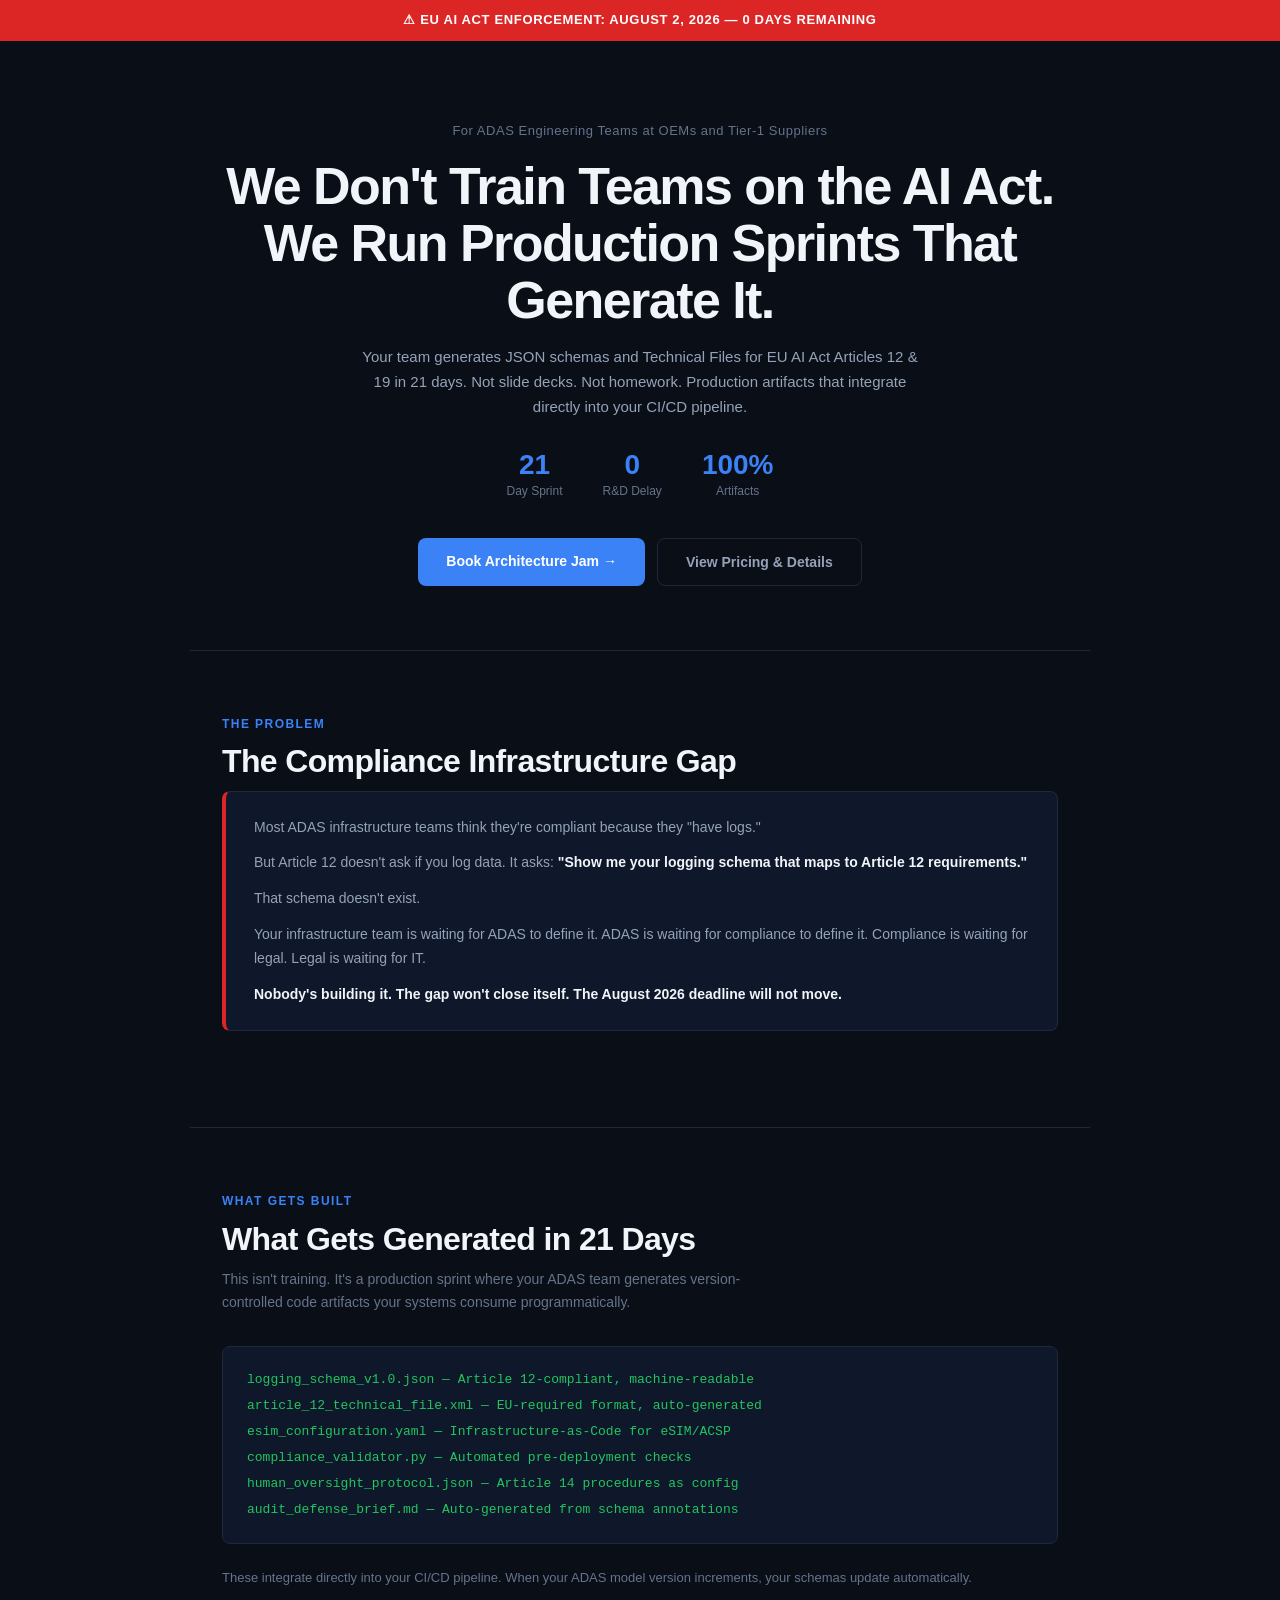
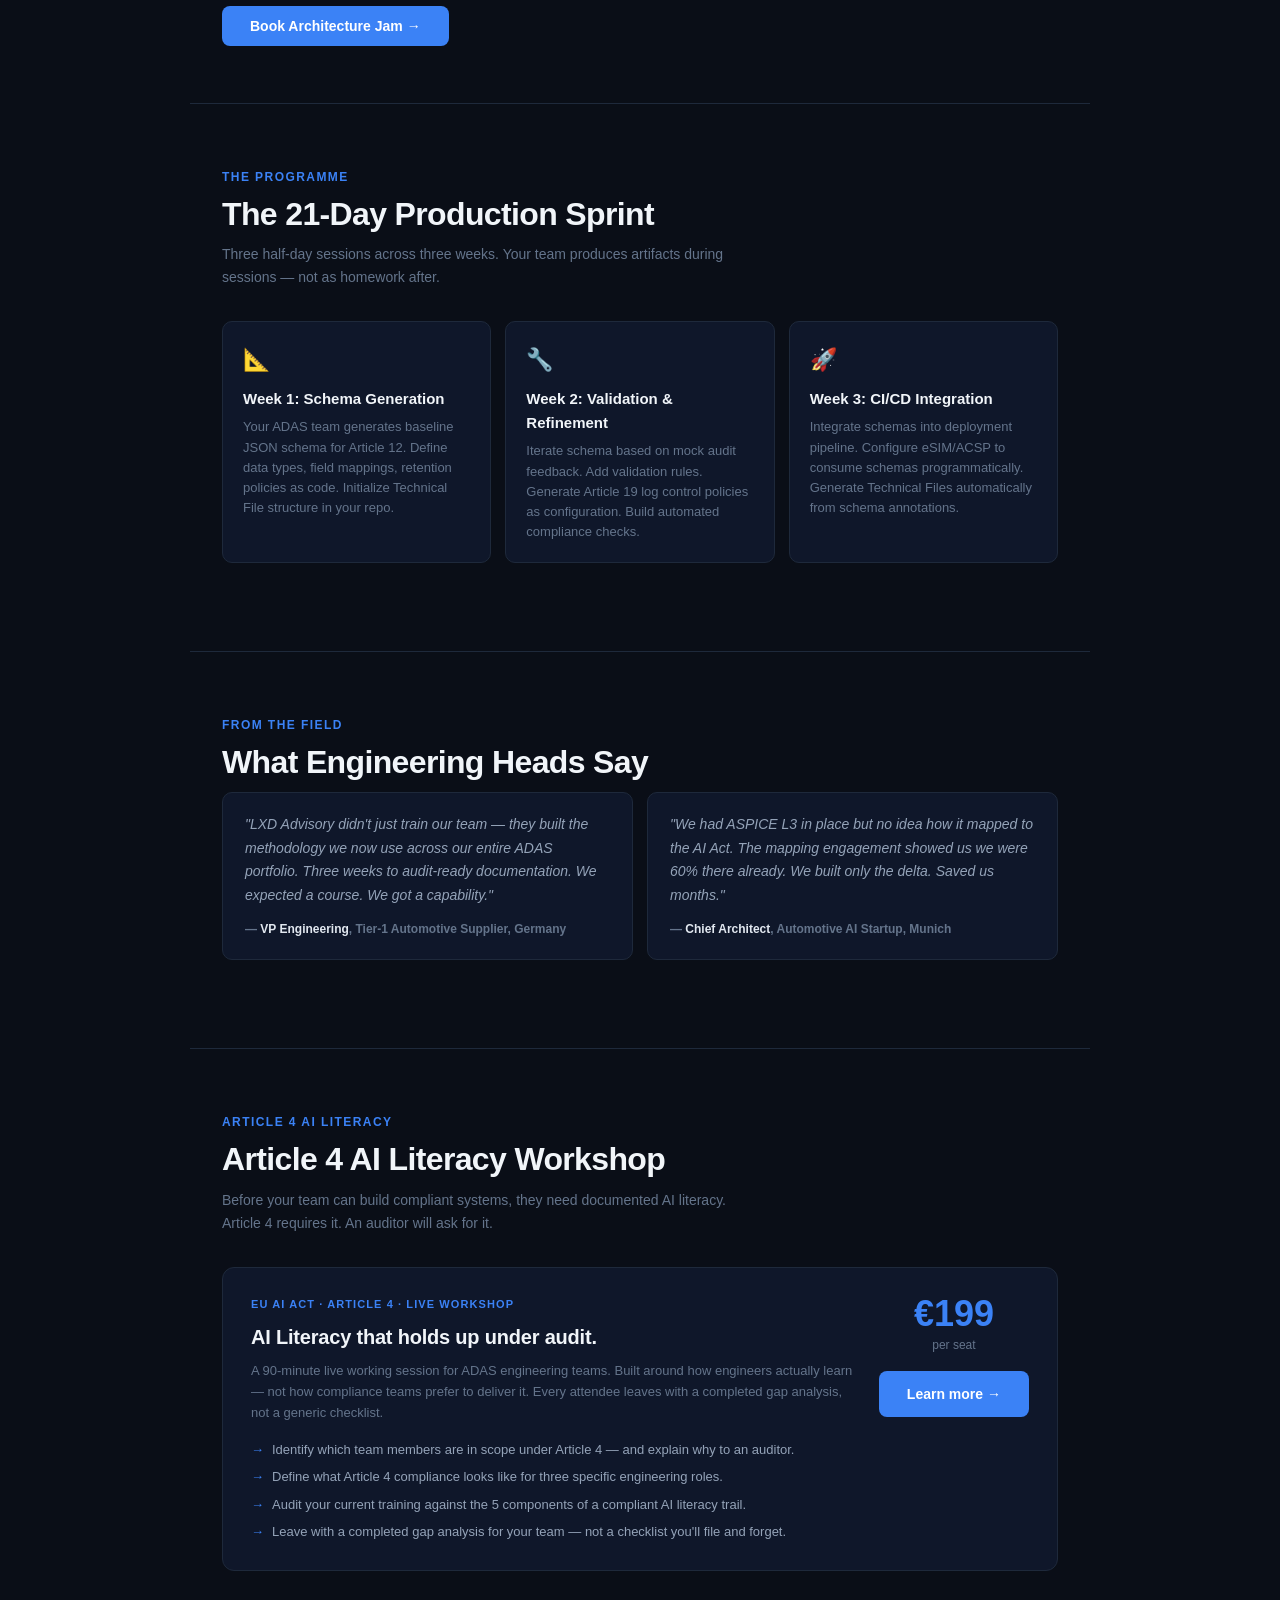
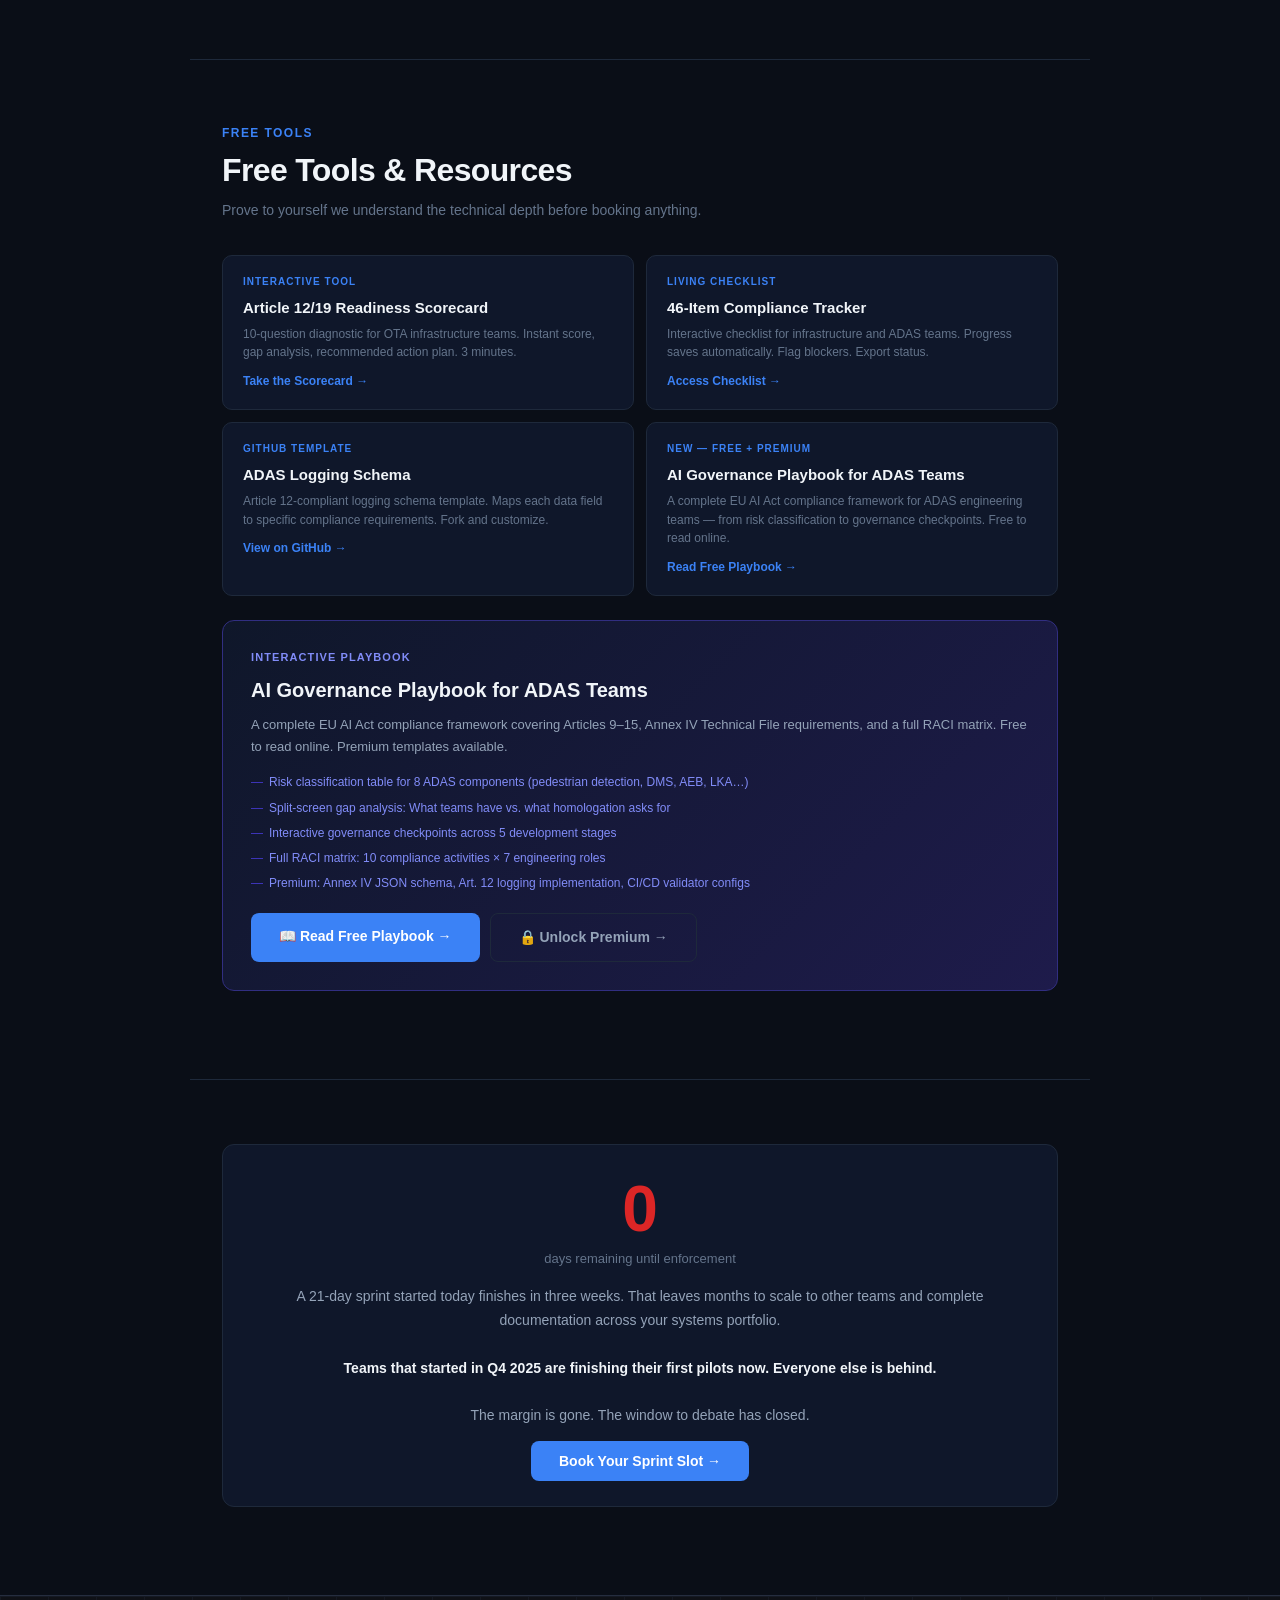
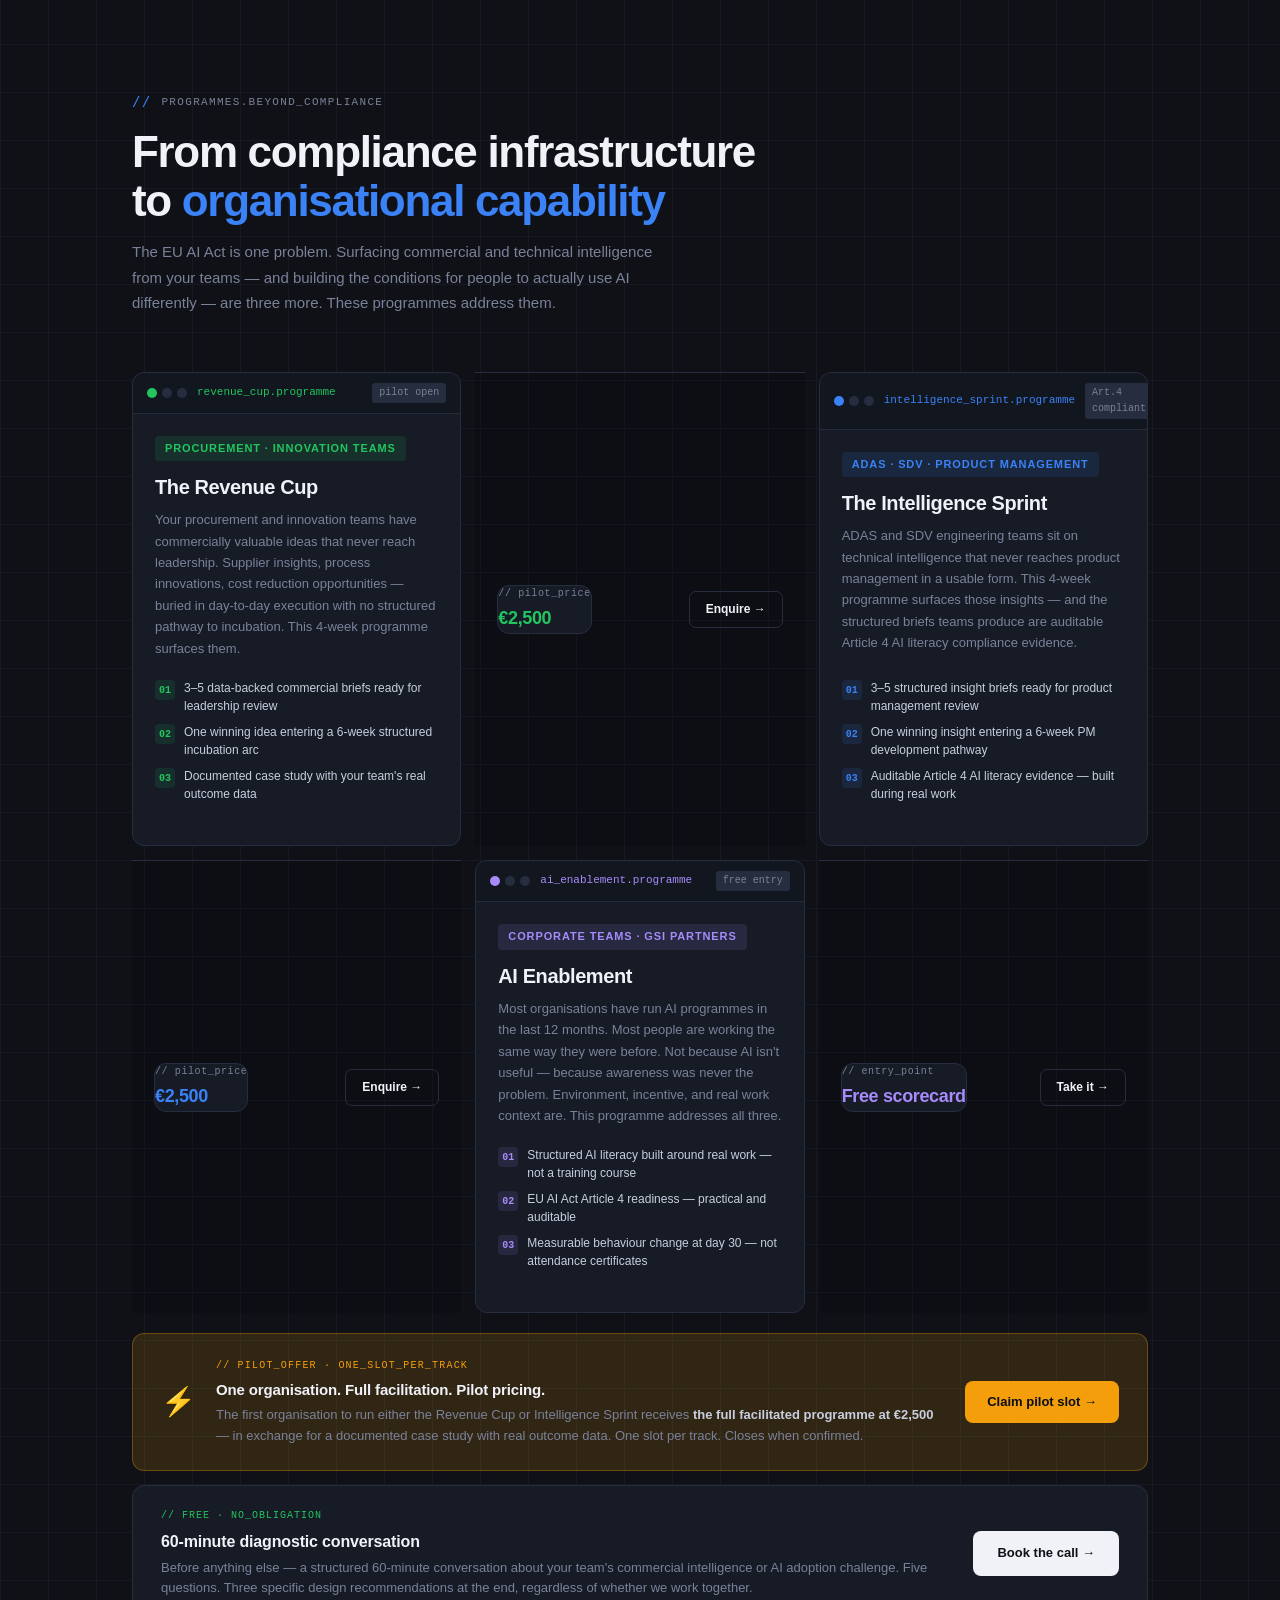
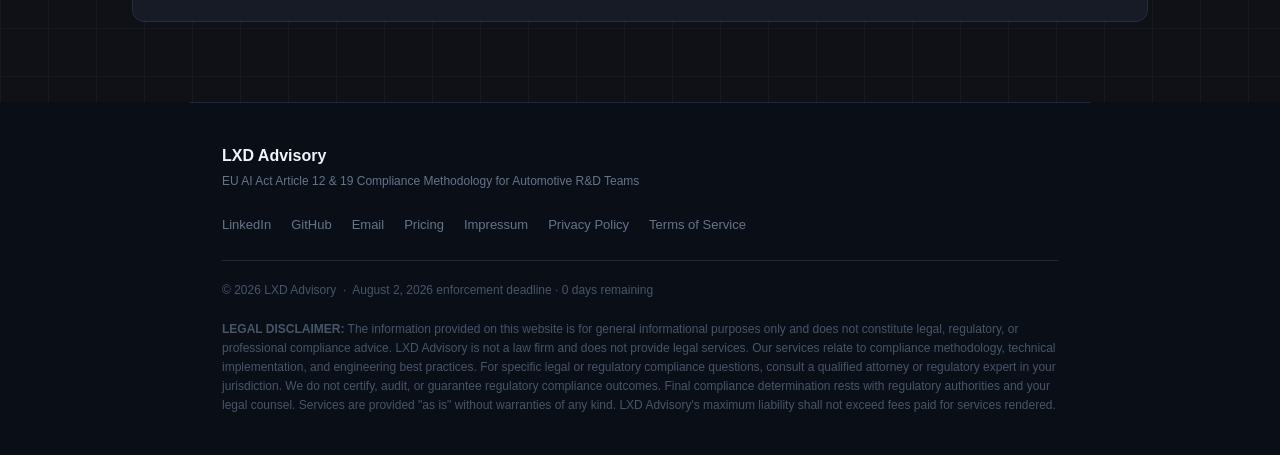
<file: index.html>
<!DOCTYPE html>
<html lang="en">
<head>
<meta charset="UTF-8">
<meta name="viewport" content="width=device-width, initial-scale=1.0">
<title>LXD Advisory — EU AI Act Article 12/19 Compliance Production Sprints</title>
<style>
/* ── EXISTING SITE STYLES — DO NOT TOUCH ── */
*, *::before, *::after { box-sizing: border-box; margin: 0; padding: 0; }

body {
  font-family: -apple-system, BlinkMacSystemFont, 'Segoe UI', 'Helvetica Neue', Arial, sans-serif;
  background: #0a0e17;
  color: #e2e8f0;
  line-height: 1.6;
}

.countdown-banner {
  background: #dc2626;
  color: white;
  text-align: center;
  padding: 10px 20px;
  font-size: 13px;
  font-weight: 700;
  letter-spacing: 0.05em;
}

.hero {
  max-width: 900px;
  margin: 0 auto;
  padding: 80px 32px 64px;
  text-align: center;
}

.hero-eyebrow {
  font-size: 13px;
  color: #64748b;
  margin-bottom: 16px;
  letter-spacing: 0.04em;
}

.hero h1 {
  font-size: clamp(28px, 5vw, 52px);
  font-weight: 800;
  letter-spacing: -0.03em;
  color: #f1f5f9;
  line-height: 1.1;
  margin-bottom: 16px;
}

.hero-sub {
  font-size: 15px;
  color: #94a3b8;
  max-width: 560px;
  margin: 0 auto 32px;
  line-height: 1.65;
}

.hero-stats {
  display: flex;
  justify-content: center;
  gap: 40px;
  margin-bottom: 36px;
  flex-wrap: wrap;
}

.hero-stat-num { font-size: 28px; font-weight: 800; color: #3b82f6; line-height: 1; }
.hero-stat-label { font-size: 12px; color: #64748b; margin-top: 3px; }

.hero-btns {
  display: flex;
  gap: 12px;
  justify-content: center;
  flex-wrap: wrap;
}

.btn-primary {
  background: #3b82f6;
  color: white;
  padding: 12px 28px;
  border-radius: 8px;
  font-size: 14px;
  font-weight: 700;
  text-decoration: none;
  transition: background 0.15s;
}
.btn-primary:hover { background: #2563eb; }

.btn-secondary {
  background: transparent;
  color: #94a3b8;
  padding: 12px 28px;
  border-radius: 8px;
  font-size: 14px;
  font-weight: 600;
  text-decoration: none;
  border: 1px solid #1e293b;
  transition: all 0.15s;
}
.btn-secondary:hover { border-color: #3b82f6; color: #e2e8f0; }

/* sections */
.site-section {
  max-width: 900px;
  margin: 0 auto;
  padding: 64px 32px;
  border-top: 1px solid #1e293b;
}

.section-label {
  font-size: 12px;
  font-weight: 700;
  letter-spacing: 0.12em;
  text-transform: uppercase;
  color: #3b82f6;
  margin-bottom: 8px;
}

.section-h2 {
  font-size: clamp(22px, 3vw, 32px);
  font-weight: 700;
  letter-spacing: -0.02em;
  color: #f1f5f9;
  margin-bottom: 10px;
  line-height: 1.2;
}

.section-intro {
  font-size: 14px;
  color: #64748b;
  margin-bottom: 32px;
  max-width: 540px;
  line-height: 1.65;
}

/* compliance gap */
.gap-callout {
  background: #0f172a;
  border: 1px solid #1e293b;
  border-left: 4px solid #dc2626;
  border-radius: 8px;
  padding: 24px 28px;
  margin-bottom: 32px;
}

.gap-callout p {
  font-size: 14px;
  color: #94a3b8;
  line-height: 1.7;
  margin-bottom: 12px;
}

.gap-callout p:last-child { margin-bottom: 0; }

.gap-callout strong { color: #f1f5f9; }

/* artifact list */
.artifact-list {
  background: #0f172a;
  border: 1px solid #1e293b;
  border-radius: 8px;
  padding: 20px 24px;
  margin-bottom: 24px;
  font-family: 'SF Mono', 'Fira Code', monospace;
  font-size: 13px;
  color: #22c55e;
  line-height: 2;
}

/* sprint weeks */
.sprint-weeks {
  display: grid;
  grid-template-columns: repeat(3, 1fr);
  gap: 14px;
  margin-bottom: 24px;
}

.sprint-week {
  background: #0f172a;
  border: 1px solid #1e293b;
  border-radius: 10px;
  padding: 20px;
}

.sprint-week-icon { font-size: 22px; margin-bottom: 10px; }
.sprint-week-title { font-size: 15px; font-weight: 700; color: #f1f5f9; margin-bottom: 6px; }
.sprint-week-desc { font-size: 13px; color: #64748b; line-height: 1.55; }

/* testimonials */
.testimonials {
  display: grid;
  grid-template-columns: 1fr 1fr;
  gap: 14px;
  margin-bottom: 24px;
}

.testimonial {
  background: #0f172a;
  border: 1px solid #1e293b;
  border-radius: 10px;
  padding: 20px 22px;
}

.testimonial-text {
  font-size: 14px;
  color: #94a3b8;
  line-height: 1.7;
  font-style: italic;
  margin-bottom: 12px;
}

.testimonial-author {
  font-size: 12px;
  font-weight: 700;
  color: #64748b;
}

.testimonial-author strong { color: #e2e8f0; }

/* workshop */
.workshop-card {
  background: #0f172a;
  border: 1px solid #1e293b;
  border-radius: 12px;
  padding: 28px;
  display: grid;
  grid-template-columns: 1fr auto;
  gap: 24px;
  align-items: start;
  margin-bottom: 24px;
}

.workshop-tag {
  font-size: 11px;
  font-weight: 700;
  letter-spacing: 0.1em;
  text-transform: uppercase;
  color: #3b82f6;
  margin-bottom: 8px;
}

.workshop-title {
  font-size: 20px;
  font-weight: 700;
  color: #f1f5f9;
  margin-bottom: 8px;
  letter-spacing: -0.01em;
}

.workshop-desc {
  font-size: 13px;
  color: #64748b;
  line-height: 1.6;
  margin-bottom: 16px;
}

.workshop-items {
  display: flex;
  flex-direction: column;
  gap: 8px;
}

.workshop-item {
  font-size: 13px;
  color: #94a3b8;
  display: flex;
  gap: 8px;
  align-items: flex-start;
  line-height: 1.5;
}

.workshop-item::before { content: '→'; color: #3b82f6; flex-shrink: 0; font-weight: 700; }

.workshop-price-block { text-align: center; flex-shrink: 0; }
.workshop-price { font-size: 36px; font-weight: 800; color: #3b82f6; line-height: 1; }
.workshop-price-label { font-size: 12px; color: #64748b; margin-top: 4px; margin-bottom: 16px; }

/* tools grid */
.tools-grid {
  display: grid;
  grid-template-columns: repeat(2, 1fr);
  gap: 12px;
  margin-bottom: 24px;
}

.tool-card {
  background: #0f172a;
  border: 1px solid #1e293b;
  border-radius: 10px;
  padding: 18px 20px;
  text-decoration: none;
  transition: border-color 0.15s;
}

.tool-card:hover { border-color: #3b82f6; }

.tool-tag {
  font-size: 10px;
  font-weight: 700;
  letter-spacing: 0.1em;
  text-transform: uppercase;
  color: #3b82f6;
  margin-bottom: 6px;
}

.tool-title {
  font-size: 15px;
  font-weight: 700;
  color: #f1f5f9;
  margin-bottom: 5px;
}

.tool-desc {
  font-size: 12px;
  color: #64748b;
  line-height: 1.55;
  margin-bottom: 10px;
}

.tool-link {
  font-size: 12px;
  font-weight: 600;
  color: #3b82f6;
}

/* playbook */
.playbook-card {
  background: linear-gradient(135deg, #0f172a 0%, #1e1b4b 100%);
  border: 1px solid #312e81;
  border-radius: 12px;
  padding: 28px;
  margin-bottom: 24px;
}

.playbook-tag {
  font-size: 11px;
  font-weight: 700;
  letter-spacing: 0.1em;
  text-transform: uppercase;
  color: #818cf8;
  margin-bottom: 8px;
}

.playbook-title {
  font-size: 20px;
  font-weight: 700;
  color: #f1f5f9;
  margin-bottom: 8px;
}

.playbook-desc {
  font-size: 13px;
  color: #94a3b8;
  line-height: 1.65;
  margin-bottom: 16px;
}

.playbook-items {
  display: flex;
  flex-direction: column;
  gap: 6px;
  margin-bottom: 20px;
}

.playbook-item {
  font-size: 12px;
  color: #818cf8;
  display: flex;
  gap: 6px;
}

.playbook-item::before { content: '—'; color: #4338ca; flex-shrink: 0; }

.playbook-btns { display: flex; gap: 10px; flex-wrap: wrap; }

/* closing CTA */
.closing-cta {
  background: #0f172a;
  border: 1px solid #1e293b;
  border-radius: 12px;
  padding: 32px;
  text-align: center;
  margin-bottom: 24px;
}

.closing-cta-days { font-size: 64px; font-weight: 800; color: #dc2626; line-height: 1; margin-bottom: 8px; }
.closing-cta-label { font-size: 13px; color: #64748b; margin-bottom: 16px; }
.closing-cta-text { font-size: 14px; color: #94a3b8; line-height: 1.7; margin-bottom: 20px; }
.closing-cta-text strong { color: #f1f5f9; }

/* ── NEW PROGRAMMES SECTION CSS ── */
.lxd-prg {
  --bg: #0F1117;
  --surface: #161B26;
  --ink: #F0F2F8;
  --ink-mid: #C8CEDE;
  --muted: #7A8299;
  --rule: #252D3F;
  --green: #22C55E;
  --green-dim: rgba(34,197,94,0.12);
  --green-glow: rgba(34,197,94,0.06);
  --blue: #3B82F6;
  --blue-dim: rgba(59,130,246,0.12);
  --blue-glow: rgba(59,130,246,0.06);
  --purple: #A78BFA;
  --purple-dim: rgba(167,139,250,0.12);
  --purple-glow: rgba(167,139,250,0.06);
  --amber: #F59E0B;
  --amber-dim: rgba(245,158,11,0.15);
}

.lxd-prg {
  background: var(--bg);
  padding: 96px 0 80px;
  border-top: 1px solid var(--rule);
  position: relative;
  overflow: hidden;
}

.lxd-prg::before {
  content: '';
  position: absolute;
  inset: 0;
  background-image: linear-gradient(var(--rule) 1px, transparent 1px), linear-gradient(90deg, var(--rule) 1px, transparent 1px);
  background-size: 48px 48px;
  opacity: 0.3;
  pointer-events: none;
}

.lxd-prg-inner {
  max-width: 1080px;
  margin: 0 auto;
  padding: 0 32px;
  position: relative;
  z-index: 1;
}

.lxd-prg-head { margin-bottom: 56px; }

.lxd-prg-kicker {
  font-family: 'SF Mono', 'Fira Code', 'Cascadia Code', monospace;
  font-size: 11px;
  font-weight: 500;
  letter-spacing: 0.12em;
  text-transform: uppercase;
  color: var(--muted);
  margin-bottom: 14px;
  display: flex;
  align-items: center;
  gap: 10px;
}

.lxd-prg-kicker::before { content: '//'; color: var(--blue); font-size: 14px; }

.lxd-prg-h2 {
  font-size: clamp(28px, 4vw, 44px);
  font-weight: 700;
  letter-spacing: -0.03em;
  color: var(--ink);
  line-height: 1.1;
  margin-bottom: 14px;
}

.lxd-prg-h2 span { color: var(--blue); }

.lxd-prg-sub {
  font-size: 15px;
  color: var(--muted);
  line-height: 1.7;
  max-width: 540px;
}

.lxd-prg-grid {
  display: grid;
  grid-template-columns: repeat(3, 1fr);
  gap: 14px;
  margin-bottom: 20px;
}

.lxd-card {
  background: var(--surface);
  border: 1px solid var(--rule);
  border-radius: 12px;
  overflow: hidden;
  display: flex;
  flex-direction: column;
  text-decoration: none;
  color: inherit;
  transition: border-color 0.2s, transform 0.2s, box-shadow 0.2s;
  position: relative;
}

.lxd-card::after {
  content: '';
  position: absolute;
  inset: 0;
  border-radius: 12px;
  opacity: 0;
  transition: opacity 0.2s;
  pointer-events: none;
}

.lxd-card--green::after  { background: var(--green-glow); }
.lxd-card--blue::after   { background: var(--blue-glow); }
.lxd-card--purple::after { background: var(--purple-glow); }

.lxd-card:hover { transform: translateY(-3px); box-shadow: 0 12px 40px rgba(0,0,0,0.4); }
.lxd-card--green:hover  { border-color: var(--green); }
.lxd-card--blue:hover   { border-color: var(--blue); }
.lxd-card--purple:hover { border-color: var(--purple); }
.lxd-card:hover::after  { opacity: 1; }

.lxd-card-terminal {
  padding: 10px 14px;
  border-bottom: 1px solid var(--rule);
  display: flex;
  align-items: center;
  gap: 10px;
  background: rgba(0,0,0,0.2);
  position: relative;
  z-index: 1;
}

.lxd-terminal-dots { display: flex; gap: 5px; flex-shrink: 0; }

.lxd-dot { width: 10px; height: 10px; border-radius: 50%; background: var(--rule); }

.lxd-card--green  .lxd-dot:first-child { background: var(--green); }
.lxd-card--blue   .lxd-dot:first-child { background: var(--blue); }
.lxd-card--purple .lxd-dot:first-child { background: var(--purple); }

.lxd-terminal-title {
  font-family: 'SF Mono', 'Fira Code', 'Cascadia Code', monospace;
  font-size: 11px;
  color: var(--muted);
  flex: 1;
}

.lxd-card--green  .lxd-terminal-title { color: var(--green); }
.lxd-card--blue   .lxd-terminal-title { color: var(--blue); }
.lxd-card--purple .lxd-terminal-title { color: var(--purple); }

.lxd-terminal-tag {
  font-family: 'SF Mono', 'Fira Code', 'Cascadia Code', monospace;
  font-size: 10px;
  color: var(--muted);
  background: var(--rule);
  padding: 2px 7px;
  border-radius: 3px;
}

.lxd-card-body {
  padding: 22px;
  flex: 1;
  display: flex;
  flex-direction: column;
  position: relative;
  z-index: 1;
}

.lxd-card-audience {
  font-size: 11px;
  font-weight: 600;
  letter-spacing: 0.08em;
  text-transform: uppercase;
  padding: 4px 10px;
  border-radius: 4px;
  display: inline-block;
  margin-bottom: 14px;
  align-self: flex-start;
}

.lxd-card--green  .lxd-card-audience { background: var(--green-dim);  color: var(--green); }
.lxd-card--blue   .lxd-card-audience { background: var(--blue-dim);   color: var(--blue); }
.lxd-card--purple .lxd-card-audience { background: var(--purple-dim); color: var(--purple); }

.lxd-card-title {
  font-size: 20px;
  font-weight: 700;
  color: var(--ink);
  letter-spacing: -0.02em;
  line-height: 1.2;
  margin-bottom: 10px;
}

.lxd-card-desc {
  font-size: 13px;
  color: var(--muted);
  line-height: 1.65;
  margin-bottom: 20px;
  flex: 1;
}

.lxd-outputs { display: flex; flex-direction: column; gap: 8px; margin-bottom: 20px; }

.lxd-output {
  display: flex;
  align-items: flex-start;
  gap: 9px;
  font-size: 12px;
  color: var(--ink-mid);
  line-height: 1.5;
}

.lxd-output-num {
  font-family: 'SF Mono', 'Fira Code', monospace;
  font-size: 10px;
  font-weight: 700;
  width: 20px;
  height: 20px;
  border-radius: 4px;
  display: flex;
  align-items: center;
  justify-content: center;
  flex-shrink: 0;
  margin-top: 1px;
}

.lxd-card--green  .lxd-output-num { background: var(--green-dim);  color: var(--green); }
.lxd-card--blue   .lxd-output-num { background: var(--blue-dim);   color: var(--blue); }
.lxd-card--purple .lxd-output-num { background: var(--purple-dim); color: var(--purple); }

.lxd-card-foot {
  padding: 14px 22px;
  border-top: 1px solid var(--rule);
  display: flex;
  justify-content: space-between;
  align-items: center;
  background: rgba(0,0,0,0.15);
  position: relative;
  z-index: 1;
}

.lxd-price-label {
  font-family: 'SF Mono', 'Fira Code', monospace;
  font-size: 10px;
  color: var(--muted);
  margin-bottom: 2px;
  letter-spacing: 0.06em;
}

.lxd-price-amount { font-size: 18px; font-weight: 700; letter-spacing: -0.02em; }
.lxd-card--green  .lxd-price-amount { color: var(--green); }
.lxd-card--blue   .lxd-price-amount { color: var(--blue); }
.lxd-card--purple .lxd-price-amount { color: var(--purple); }

.lxd-enquire {
  font-size: 12px;
  font-weight: 600;
  padding: 8px 16px;
  border-radius: 7px;
  border: 1px solid var(--rule);
  color: var(--ink);
  background: transparent;
  text-decoration: none;
  transition: all 0.15s;
  white-space: nowrap;
}

.lxd-card--green  .lxd-enquire:hover { border-color: var(--green);  color: var(--green); }
.lxd-card--blue   .lxd-enquire:hover { border-color: var(--blue);   color: var(--blue); }
.lxd-card--purple .lxd-enquire:hover { border-color: var(--purple); color: var(--purple); }

.lxd-pilot {
  background: var(--amber-dim);
  border: 1px solid rgba(245,158,11,0.3);
  border-radius: 12px;
  padding: 24px 28px;
  display: grid;
  grid-template-columns: auto 1fr auto;
  gap: 20px;
  align-items: center;
  margin-bottom: 14px;
  position: relative;
  z-index: 1;
}

.lxd-pilot-icon { font-size: 28px; flex-shrink: 0; }
.lxd-pilot-label { font-family: 'SF Mono','Fira Code',monospace; font-size: 10px; color: var(--amber); letter-spacing: 0.12em; text-transform: uppercase; margin-bottom: 4px; }
.lxd-pilot-title { font-size: 15px; font-weight: 700; color: var(--ink); margin-bottom: 3px; letter-spacing: -0.01em; }
.lxd-pilot-text { font-size: 13px; color: var(--muted); line-height: 1.55; }
.lxd-pilot-text strong { color: var(--ink-mid); font-weight: 600; }
.lxd-pilot-btn { font-size: 13px; font-weight: 700; color: #0A0E17; background: var(--amber); padding: 11px 22px; border-radius: 8px; text-decoration: none; white-space: nowrap; transition: background 0.15s; flex-shrink: 0; }
.lxd-pilot-btn:hover { background: #D97706; }

.lxd-diag {
  background: var(--surface);
  border: 1px solid var(--rule);
  border-radius: 12px;
  padding: 22px 28px;
  display: grid;
  grid-template-columns: 1fr auto;
  gap: 24px;
  align-items: center;
  position: relative;
  z-index: 1;
}

.lxd-diag-label { font-family: 'SF Mono','Fira Code',monospace; font-size: 10px; color: var(--green); letter-spacing: 0.1em; text-transform: uppercase; margin-bottom: 5px; }
.lxd-diag-title { font-size: 16px; font-weight: 700; color: var(--ink); margin-bottom: 4px; letter-spacing: -0.01em; }
.lxd-diag-text { font-size: 13px; color: var(--muted); line-height: 1.55; }
.lxd-diag-btn { font-size: 13px; font-weight: 700; color: #0F1117; background: var(--ink); padding: 12px 24px; border-radius: 8px; text-decoration: none; white-space: nowrap; transition: background 0.15s; flex-shrink: 0; }
.lxd-diag-btn:hover { background: #fff; }

/* ── FOOTER ── */
.site-footer {
  border-top: 1px solid #1e293b;
  padding: 40px 32px;
  max-width: 900px;
  margin: 0 auto;
}

.site-footer-top {
  display: flex;
  justify-content: space-between;
  align-items: flex-start;
  gap: 24px;
  margin-bottom: 24px;
  flex-wrap: wrap;
}

.footer-brand { font-size: 16px; font-weight: 700; color: #f1f5f9; margin-bottom: 4px; }
.footer-brand-sub { font-size: 12px; color: #64748b; }

.footer-links { display: flex; gap: 20px; flex-wrap: wrap; align-items: center; }
.footer-link { font-size: 13px; color: #64748b; text-decoration: none; transition: color 0.15s; }
.footer-link:hover { color: #e2e8f0; }

.footer-bottom {
  padding-top: 20px;
  border-top: 1px solid #1e293b;
  font-size: 12px;
  color: #475569;
  line-height: 1.6;
}

/* ── RESPONSIVE ── */
@media (max-width: 860px) {
  .lxd-prg-grid { grid-template-columns: 1fr 1fr; }
  .lxd-card:last-child { grid-column: 1 / -1; }
  .sprint-weeks { grid-template-columns: 1fr; }
  .testimonials { grid-template-columns: 1fr; }
  .tools-grid { grid-template-columns: 1fr; }
  .workshop-card { grid-template-columns: 1fr; }
}

@media (max-width: 600px) {
  .hero { padding: 48px 20px 40px; }
  .site-section { padding: 48px 20px; }
  .lxd-prg { padding: 64px 0 56px; }
  .lxd-prg-inner { padding: 0 20px; }
  .lxd-prg-grid { grid-template-columns: 1fr; }
  .lxd-card:last-child { grid-column: auto; }
  .lxd-pilot { grid-template-columns: 1fr; gap: 14px; }
  .lxd-pilot-icon { display: none; }
  .lxd-diag { grid-template-columns: 1fr; gap: 16px; }
  .hero-stats { gap: 20px; }
  .site-footer { padding: 32px 20px; }
  .site-footer-top { flex-direction: column; gap: 16px; }
}

@media (prefers-reduced-motion: reduce) {
  .lxd-card, .lxd-card::after { transition: none; }
}
</style>
</head>
<body>

<!-- COUNTDOWN BANNER -->
<div class="countdown-banner">
  ⚠ EU AI ACT ENFORCEMENT: AUGUST 2, 2026 — <span id="days-remaining">0</span> DAYS REMAINING
</div>

<!-- HERO -->
<div class="hero">
  <div class="hero-eyebrow">For ADAS Engineering Teams at OEMs and Tier-1 Suppliers</div>
  <h1>We Don't Train Teams on the AI Act. We Run Production Sprints That Generate It.</h1>
  <p class="hero-sub">Your team generates JSON schemas and Technical Files for EU AI Act Articles 12 &amp; 19 in 21 days. Not slide decks. Not homework. Production artifacts that integrate directly into your CI/CD pipeline.</p>
  <div class="hero-stats">
    <div><div class="hero-stat-num">21</div><div class="hero-stat-label">Day Sprint</div></div>
    <div><div class="hero-stat-num">0</div><div class="hero-stat-label">R&amp;D Delay</div></div>
    <div><div class="hero-stat-num">100%</div><div class="hero-stat-label">Artifacts</div></div>
  </div>
  <div class="hero-btns">
    <a class="btn-primary" href="https://calendly.com/hello-keithan/calendly-com-keithan-audit-gap">Book Architecture Jam →</a>
    <a class="btn-secondary" href="https://www.lxdadvisory.de/pricing_page.html">View Pricing &amp; Details</a>
  </div>
</div>

<!-- COMPLIANCE GAP -->
<section class="site-section">
  <div class="section-label">The problem</div>
  <h2 class="section-h2">The Compliance Infrastructure Gap</h2>
  <div class="gap-callout">
    <p>Most ADAS infrastructure teams think they're compliant because they "have logs."</p>
    <p>But Article 12 doesn't ask if you log data. It asks: <strong>"Show me your logging schema that maps to Article 12 requirements."</strong></p>
    <p>That schema doesn't exist.</p>
    <p>Your infrastructure team is waiting for ADAS to define it. ADAS is waiting for compliance to define it. Compliance is waiting for legal. Legal is waiting for IT.</p>
    <p><strong>Nobody's building it. The gap won't close itself. The August 2026 deadline will not move.</strong></p>
  </div>
</section>

<!-- WHAT GETS GENERATED -->
<section class="site-section">
  <div class="section-label">What gets built</div>
  <h2 class="section-h2">What Gets Generated in 21 Days</h2>
  <p class="section-intro">This isn't training. It's a production sprint where your ADAS team generates version-controlled code artifacts your systems consume programmatically.</p>
  <div class="artifact-list">
    logging_schema_v1.0.json — Article 12-compliant, machine-readable<br>
    article_12_technical_file.xml — EU-required format, auto-generated<br>
    esim_configuration.yaml — Infrastructure-as-Code for eSIM/ACSP<br>
    compliance_validator.py — Automated pre-deployment checks<br>
    human_oversight_protocol.json — Article 14 procedures as config<br>
    audit_defense_brief.md — Auto-generated from schema annotations
  </div>
  <p style="font-size:13px;color:#64748b;margin-bottom:24px;">These integrate directly into your CI/CD pipeline. When your ADAS model version increments, your schemas update automatically.</p>
  <a class="btn-primary" href="https://calendly.com/hello-keithan/calendly-com-keithan-audit-gap">Book Architecture Jam →</a>
</section>

<!-- 21-DAY SPRINT -->
<section class="site-section">
  <div class="section-label">The programme</div>
  <h2 class="section-h2">The 21-Day Production Sprint</h2>
  <p class="section-intro">Three half-day sessions across three weeks. Your team produces artifacts during sessions — not as homework after.</p>
  <div class="sprint-weeks">
    <div class="sprint-week">
      <div class="sprint-week-icon">📐</div>
      <div class="sprint-week-title">Week 1: Schema Generation</div>
      <p class="sprint-week-desc">Your ADAS team generates baseline JSON schema for Article 12. Define data types, field mappings, retention policies as code. Initialize Technical File structure in your repo.</p>
    </div>
    <div class="sprint-week">
      <div class="sprint-week-icon">🔧</div>
      <div class="sprint-week-title">Week 2: Validation &amp; Refinement</div>
      <p class="sprint-week-desc">Iterate schema based on mock audit feedback. Add validation rules. Generate Article 19 log control policies as configuration. Build automated compliance checks.</p>
    </div>
    <div class="sprint-week">
      <div class="sprint-week-icon">🚀</div>
      <div class="sprint-week-title">Week 3: CI/CD Integration</div>
      <p class="sprint-week-desc">Integrate schemas into deployment pipeline. Configure eSIM/ACSP to consume schemas programmatically. Generate Technical Files automatically from schema annotations.</p>
    </div>
  </div>
</section>

<!-- TESTIMONIALS -->
<section class="site-section">
  <div class="section-label">From the field</div>
  <h2 class="section-h2">What Engineering Heads Say</h2>
  <div class="testimonials">
    <div class="testimonial">
      <p class="testimonial-text">"LXD Advisory didn't just train our team — they built the methodology we now use across our entire ADAS portfolio. Three weeks to audit-ready documentation. We expected a course. We got a capability."</p>
      <div class="testimonial-author">— <strong>VP Engineering</strong>, Tier-1 Automotive Supplier, Germany</div>
    </div>
    <div class="testimonial">
      <p class="testimonial-text">"We had ASPICE L3 in place but no idea how it mapped to the AI Act. The mapping engagement showed us we were 60% there already. We built only the delta. Saved us months."</p>
      <div class="testimonial-author">— <strong>Chief Architect</strong>, Automotive AI Startup, Munich</div>
    </div>
  </div>
</section>

<!-- ARTICLE 4 WORKSHOP -->
<section class="site-section">
  <div class="section-label">Article 4 AI Literacy</div>
  <h2 class="section-h2">Article 4 AI Literacy Workshop</h2>
  <p class="section-intro">Before your team can build compliant systems, they need documented AI literacy. Article 4 requires it. An auditor will ask for it.</p>
  <div class="workshop-card">
    <div>
      <div class="workshop-tag">EU AI Act · Article 4 · Live Workshop</div>
      <div class="workshop-title">AI Literacy that holds up under audit.</div>
      <p class="workshop-desc">A 90-minute live working session for ADAS engineering teams. Built around how engineers actually learn — not how compliance teams prefer to deliver it. Every attendee leaves with a completed gap analysis, not a generic checklist.</p>
      <div class="workshop-items">
        <div class="workshop-item">Identify which team members are in scope under Article 4 — and explain why to an auditor.</div>
        <div class="workshop-item">Define what Article 4 compliance looks like for three specific engineering roles.</div>
        <div class="workshop-item">Audit your current training against the 5 components of a compliant AI literacy trail.</div>
        <div class="workshop-item">Leave with a completed gap analysis for your team — not a checklist you'll file and forget.</div>
      </div>
    </div>
    <div class="workshop-price-block">
      <div class="workshop-price">€199</div>
      <div class="workshop-price-label">per seat</div>
      <a class="btn-primary" style="display:block;text-align:center;" href="https://www.lxdadvisory.de/workshop-page.html">Learn more →</a>
    </div>
  </div>
</section>

<!-- FREE TOOLS -->
<section class="site-section">
  <div class="section-label">Free tools</div>
  <h2 class="section-h2">Free Tools &amp; Resources</h2>
  <p class="section-intro">Prove to yourself we understand the technical depth before booking anything.</p>
  <div class="tools-grid">
    <a class="tool-card" href="https://keithan-c.github.io/scorecard/" target="_blank">
      <div class="tool-tag">Interactive Tool</div>
      <div class="tool-title">Article 12/19 Readiness Scorecard</div>
      <p class="tool-desc">10-question diagnostic for OTA infrastructure teams. Instant score, gap analysis, recommended action plan. 3 minutes.</p>
      <div class="tool-link">Take the Scorecard →</div>
    </a>
    <a class="tool-card" href="https://keithan-c.github.io/ai-act-article-12-19-checklist/" target="_blank">
      <div class="tool-tag">Living Checklist</div>
      <div class="tool-title">46-Item Compliance Tracker</div>
      <p class="tool-desc">Interactive checklist for infrastructure and ADAS teams. Progress saves automatically. Flag blockers. Export status.</p>
      <div class="tool-link">Access Checklist →</div>
    </a>
    <a class="tool-card" href="https://github.com/Keithan-C/adas-logging-schema-template" target="_blank">
      <div class="tool-tag">GitHub Template</div>
      <div class="tool-title">ADAS Logging Schema</div>
      <p class="tool-desc">Article 12-compliant logging schema template. Maps each data field to specific compliance requirements. Fork and customize.</p>
      <div class="tool-link">View on GitHub →</div>
    </a>
    <a class="tool-card" href="https://keithan-c.github.io/Playbook/" target="_blank">
      <div class="tool-tag">New — Free + Premium</div>
      <div class="tool-title">AI Governance Playbook for ADAS Teams</div>
      <p class="tool-desc">A complete EU AI Act compliance framework for ADAS engineering teams — from risk classification to governance checkpoints. Free to read online.</p>
      <div class="tool-link">Read Free Playbook →</div>
    </a>
  </div>
  <div class="playbook-card">
    <div class="playbook-tag">Interactive Playbook</div>
    <div class="playbook-title">AI Governance Playbook for ADAS Teams</div>
    <p class="playbook-desc">A complete EU AI Act compliance framework covering Articles 9–15, Annex IV Technical File requirements, and a full RACI matrix. Free to read online. Premium templates available.</p>
    <div class="playbook-items">
      <div class="playbook-item">Risk classification table for 8 ADAS components (pedestrian detection, DMS, AEB, LKA…)</div>
      <div class="playbook-item">Split-screen gap analysis: What teams have vs. what homologation asks for</div>
      <div class="playbook-item">Interactive governance checkpoints across 5 development stages</div>
      <div class="playbook-item">Full RACI matrix: 10 compliance activities × 7 engineering roles</div>
      <div class="playbook-item">Premium: Annex IV JSON schema, Art. 12 logging implementation, CI/CD validator configs</div>
    </div>
    <div class="playbook-btns">
      <a class="btn-primary" href="https://keithan-c.github.io/Playbook/">📖 Read Free Playbook →</a>
      <a class="btn-secondary" href="https://buy.stripe.com/3cIdRbdwsfNmfsD1dX87K00">🔒 Unlock Premium →</a>
    </div>
  </div>
</section>

<!-- CLOSING CTA -->
<section class="site-section">
  <div class="closing-cta">
    <div class="closing-cta-days" id="days-closing">0</div>
    <div class="closing-cta-label">days remaining until enforcement</div>
    <p class="closing-cta-text">A 21-day sprint started today finishes in three weeks. That leaves months to scale to other teams and complete documentation across your systems portfolio.<br><br><strong>Teams that started in Q4 2025 are finishing their first pilots now. Everyone else is behind.</strong><br><br>The margin is gone. The window to debate has closed.</p>
    <a class="btn-primary" href="https://calendly.com/hello-keithan/calendly-com-keithan-audit-gap">Book Your Sprint Slot →</a>
  </div>
</section>

<!-- ── NEW PROGRAMMES SECTION ── -->
<section class="lxd-prg">
  <div class="lxd-prg-inner">

    <div class="lxd-prg-head">
      <div class="lxd-prg-kicker">programmes.beyond_compliance</div>
      <h2 class="lxd-prg-h2">From compliance infrastructure<br>to <span>organisational capability</span></h2>
      <p class="lxd-prg-sub">The EU AI Act is one problem. Surfacing commercial and technical intelligence from your teams — and building the conditions for people to actually use AI differently — are three more. These programmes address them.</p>
    </div>

    <div class="lxd-prg-grid">

      <a class="lxd-card lxd-card--green" href="mailto:hello@keithan.eu?subject=Revenue Cup enquiry">
        <div class="lxd-card-terminal">
          <div class="lxd-terminal-dots"><div class="lxd-dot"></div><div class="lxd-dot"></div><div class="lxd-dot"></div></div>
          <div class="lxd-terminal-title">revenue_cup.programme</div>
          <div class="lxd-terminal-tag">pilot open</div>
        </div>
        <div class="lxd-card-body">
          <div class="lxd-card-audience">Procurement · Innovation teams</div>
          <div class="lxd-card-title">The Revenue Cup</div>
          <p class="lxd-card-desc">Your procurement and innovation teams have commercially valuable ideas that never reach leadership. Supplier insights, process innovations, cost reduction opportunities — buried in day-to-day execution with no structured pathway to incubation. This 4-week programme surfaces them.</p>
          <div class="lxd-outputs">
            <div class="lxd-output"><div class="lxd-output-num">01</div>3–5 data-backed commercial briefs ready for leadership review</div>
            <div class="lxd-output"><div class="lxd-output-num">02</div>One winning idea entering a 6-week structured incubation arc</div>
            <div class="lxd-output"><div class="lxd-output-num">03</div>Documented case study with your team's real outcome data</div>
          </div>
        </div>
        <div class="lxd-card-foot">
          <div><div class="lxd-price-label">// pilot_price</div><div class="lxd-price-amount">€2,500</div></div>
          <a class="lxd-enquire" href="mailto:hello@keithan.eu?subject=Revenue Cup enquiry">Enquire →</a>
        </div>
      </a>

      <a class="lxd-card lxd-card--blue" href="mailto:hello@keithan.eu?subject=Intelligence Sprint enquiry">
        <div class="lxd-card-terminal">
          <div class="lxd-terminal-dots"><div class="lxd-dot"></div><div class="lxd-dot"></div><div class="lxd-dot"></div></div>
          <div class="lxd-terminal-title">intelligence_sprint.programme</div>
          <div class="lxd-terminal-tag">Art.4 compliant</div>
        </div>
        <div class="lxd-card-body">
          <div class="lxd-card-audience">ADAS · SDV · Product management</div>
          <div class="lxd-card-title">The Intelligence Sprint</div>
          <p class="lxd-card-desc">ADAS and SDV engineering teams sit on technical intelligence that never reaches product management in a usable form. This 4-week programme surfaces those insights — and the structured briefs teams produce are auditable Article 4 AI literacy compliance evidence.</p>
          <div class="lxd-outputs">
            <div class="lxd-output"><div class="lxd-output-num">01</div>3–5 structured insight briefs ready for product management review</div>
            <div class="lxd-output"><div class="lxd-output-num">02</div>One winning insight entering a 6-week PM development pathway</div>
            <div class="lxd-output"><div class="lxd-output-num">03</div>Auditable Article 4 AI literacy evidence — built during real work</div>
          </div>
        </div>
        <div class="lxd-card-foot">
          <div><div class="lxd-price-label">// pilot_price</div><div class="lxd-price-amount">€2,500</div></div>
          <a class="lxd-enquire" href="mailto:hello@keithan.eu?subject=Intelligence Sprint enquiry">Enquire →</a>
        </div>
      </a>

      <a class="lxd-card lxd-card--purple" href="https://keithan-c.github.io/scorecard" target="_blank">
        <div class="lxd-card-terminal">
          <div class="lxd-terminal-dots"><div class="lxd-dot"></div><div class="lxd-dot"></div><div class="lxd-dot"></div></div>
          <div class="lxd-terminal-title">ai_enablement.programme</div>
          <div class="lxd-terminal-tag">free entry</div>
        </div>
        <div class="lxd-card-body">
          <div class="lxd-card-audience">Corporate teams · GSI partners</div>
          <div class="lxd-card-title">AI Enablement</div>
          <p class="lxd-card-desc">Most organisations have run AI programmes in the last 12 months. Most people are working the same way they were before. Not because AI isn't useful — because awareness was never the problem. Environment, incentive, and real work context are. This programme addresses all three.</p>
          <div class="lxd-outputs">
            <div class="lxd-output"><div class="lxd-output-num">01</div>Structured AI literacy built around real work — not a training course</div>
            <div class="lxd-output"><div class="lxd-output-num">02</div>EU AI Act Article 4 readiness — practical and auditable</div>
            <div class="lxd-output"><div class="lxd-output-num">03</div>Measurable behaviour change at day 30 — not attendance certificates</div>
          </div>
        </div>
        <div class="lxd-card-foot">
          <div><div class="lxd-price-label">// entry_point</div><div class="lxd-price-amount">Free scorecard</div></div>
          <a class="lxd-enquire" href="https://keithan-c.github.io/scorecard" target="_blank">Take it →</a>
        </div>
      </a>

    </div>

    <div class="lxd-pilot">
      <div class="lxd-pilot-icon">⚡</div>
      <div>
        <div class="lxd-pilot-label">// pilot_offer · one_slot_per_track</div>
        <div class="lxd-pilot-title">One organisation. Full facilitation. Pilot pricing.</div>
        <p class="lxd-pilot-text">The first organisation to run either the Revenue Cup or Intelligence Sprint receives <strong>the full facilitated programme at €2,500</strong> — in exchange for a documented case study with real outcome data. One slot per track. Closes when confirmed.</p>
      </div>
      <a class="lxd-pilot-btn" href="mailto:hello@keithan.eu?subject=Pilot programme enquiry">Claim pilot slot →</a>
    </div>

    <div class="lxd-diag">
      <div>
        <div class="lxd-diag-label">// free · no_obligation</div>
        <div class="lxd-diag-title">60-minute diagnostic conversation</div>
        <p class="lxd-diag-text">Before anything else — a structured 60-minute conversation about your team's commercial intelligence or AI adoption challenge. Five questions. Three specific design recommendations at the end, regardless of whether we work together.</p>
      </div>
      <a class="lxd-diag-btn" href="mailto:hello@keithan.eu?subject=60-minute diagnostic">Book the call →</a>
    </div>

  </div>
</section>

<!-- FOOTER -->
<footer class="site-footer">
  <div class="site-footer-top">
    <div>
      <div class="footer-brand">LXD Advisory</div>
      <div class="footer-brand-sub">EU AI Act Article 12 &amp; 19 Compliance Methodology for Automotive R&amp;D Teams</div>
    </div>
    <div class="footer-links">
      <a class="footer-link" href="https://www.linkedin.com/in/keithan-cokbilir-b929a830" target="_blank">LinkedIn</a>
      <a class="footer-link" href="https://github.com/Keithan-C" target="_blank">GitHub</a>
      <a class="footer-link" href="mailto:hello@keithan.eu">Email</a>
      <a class="footer-link" href="https://www.lxdadvisory.de/pricing_page.html">Pricing</a>
      <a class="footer-link" href="https://www.lxdadvisory.de/impressum.html">Impressum</a>
      <a class="footer-link" href="https://www.lxdadvisory.de/privacy-policy.html">Privacy Policy</a>
      <a class="footer-link" href="https://www.lxdadvisory.de/terms-of-service.html">Terms of Service</a>
    </div>
  </div>
  <div class="footer-bottom">
    © 2026 LXD Advisory &nbsp;·&nbsp; August 2, 2026 enforcement deadline · <span id="days-footer">0</span> days remaining<br><br>
    <strong>LEGAL DISCLAIMER:</strong> The information provided on this website is for general informational purposes only and does not constitute legal, regulatory, or professional compliance advice. LXD Advisory is not a law firm and does not provide legal services. Our services relate to compliance methodology, technical implementation, and engineering best practices. For specific legal or regulatory compliance questions, consult a qualified attorney or regulatory expert in your jurisdiction. We do not certify, audit, or guarantee regulatory compliance outcomes. Final compliance determination rests with regulatory authorities and your legal counsel. Services are provided "as is" without warranties of any kind. LXD Advisory's maximum liability shall not exceed fees paid for services rendered.
  </div>
</footer>

<script>
function updateCountdown() {
  var deadline = new Date('2026-08-02T00:00:00Z');
  var now = new Date();
  var days = Math.max(0, Math.ceil((deadline - now) / (1000 * 60 * 60 * 24)));
  var els = document.querySelectorAll('#days-remaining, #days-closing, #days-footer');
  els.forEach(function(el) { if (el) el.textContent = days; });
}
updateCountdown();
setInterval(updateCountdown, 60000);
</script>

</body>
</html>
</file>
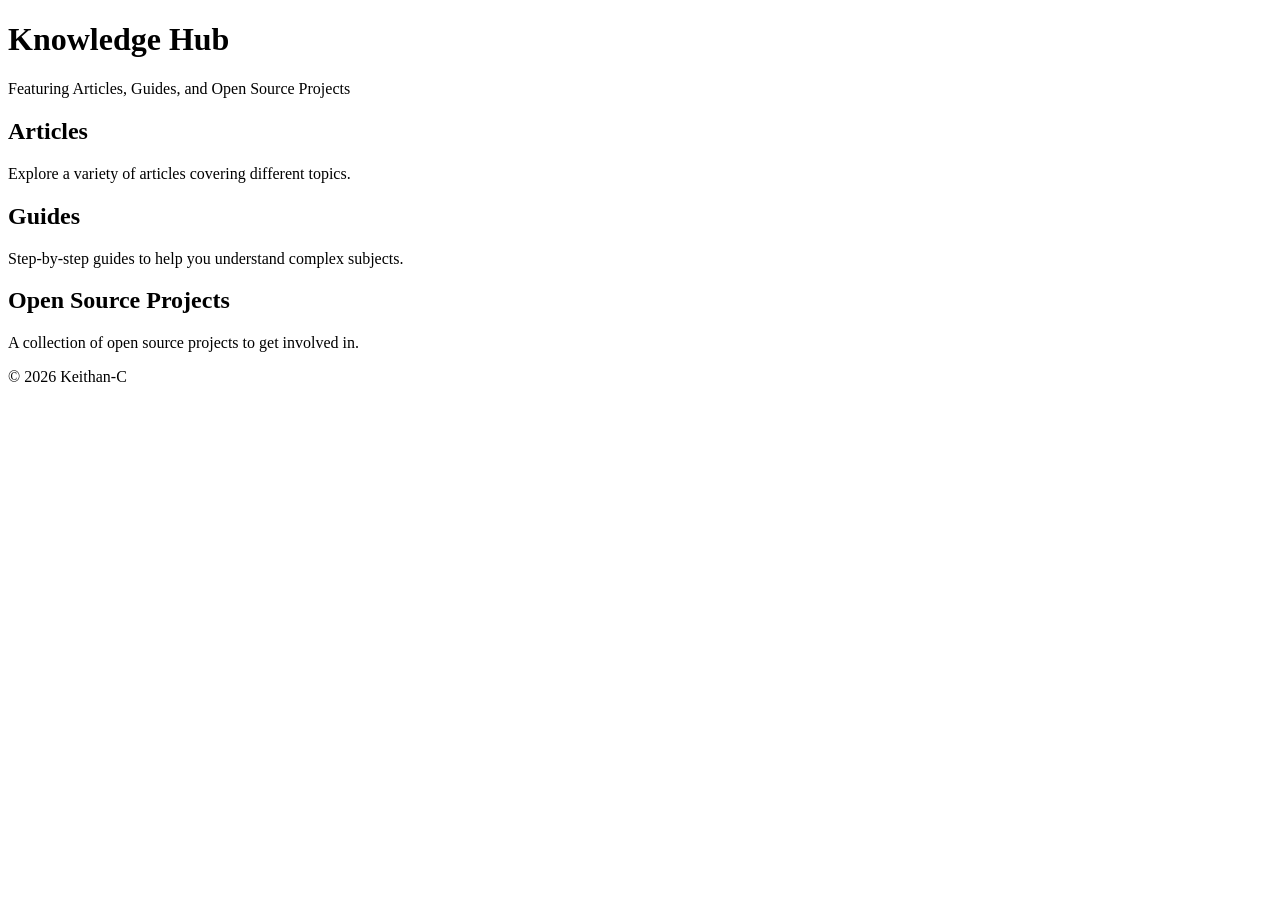
<file: knowledge-hub.html>
<!DOCTYPE html>
<html lang="en">
<head>
    <meta charset="UTF-8">
    <meta name="viewport" content="width=device-width, initial-scale=1.0">
    <title>Knowledge Hub</title>
</head>
<body>
    <header>
        <h1>Knowledge Hub</h1>
        <p>Featuring Articles, Guides, and Open Source Projects</p>
    </header>
    <main>
        <section>
            <h2>Articles</h2>
            <p>Explore a variety of articles covering different topics.</p>
        </section>
        <section>
            <h2>Guides</h2>
            <p>Step-by-step guides to help you understand complex subjects.</p>
        </section>
        <section>
            <h2>Open Source Projects</h2>
            <p>A collection of open source projects to get involved in.</p>
        </section>
    </main>
    <footer>
        <p>&copy; 2026 Keithan-C</p>
    </footer>
</body>
</html>
</file>
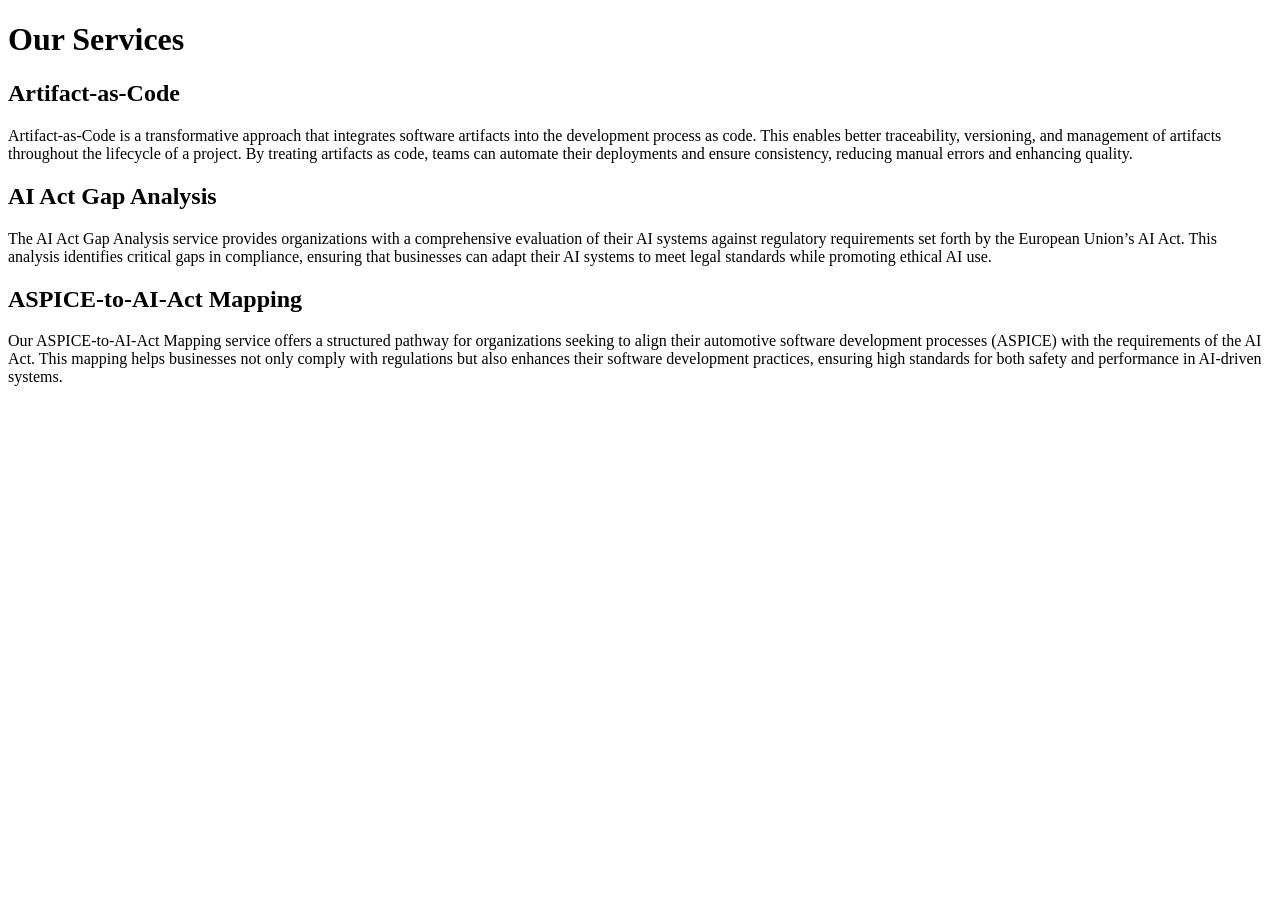
<file: services.html>
<!DOCTYPE html>
<html lang="en">
<head>
    <meta charset="UTF-8">
    <meta name="viewport" content="width=device-width, initial-scale=1.0">
    <title>Services</title>
</head>
<body>
    <h1>Our Services</h1>
    <section>
        <h2>Artifact-as-Code</h2>
        <p>
            Artifact-as-Code is a transformative approach that integrates software artifacts into the development process as code. This enables better traceability, versioning, and management of artifacts throughout the lifecycle of a project. By treating artifacts as code, teams can automate their deployments and ensure consistency, reducing manual errors and enhancing quality.
        </p>
    </section>
    <section>
        <h2>AI Act Gap Analysis</h2>
        <p>
            The AI Act Gap Analysis service provides organizations with a comprehensive evaluation of their AI systems against regulatory requirements set forth by the European Union’s AI Act. This analysis identifies critical gaps in compliance, ensuring that businesses can adapt their AI systems to meet legal standards while promoting ethical AI use.
        </p>
    </section>
    <section>
        <h2>ASPICE-to-AI-Act Mapping</h2>
        <p>
            Our ASPICE-to-AI-Act Mapping service offers a structured pathway for organizations seeking to align their automotive software development processes (ASPICE) with the requirements of the AI Act. This mapping helps businesses not only comply with regulations but also enhances their software development practices, ensuring high standards for both safety and performance in AI-driven systems.
        </p>
    </section>
</body>
</html>
</file>
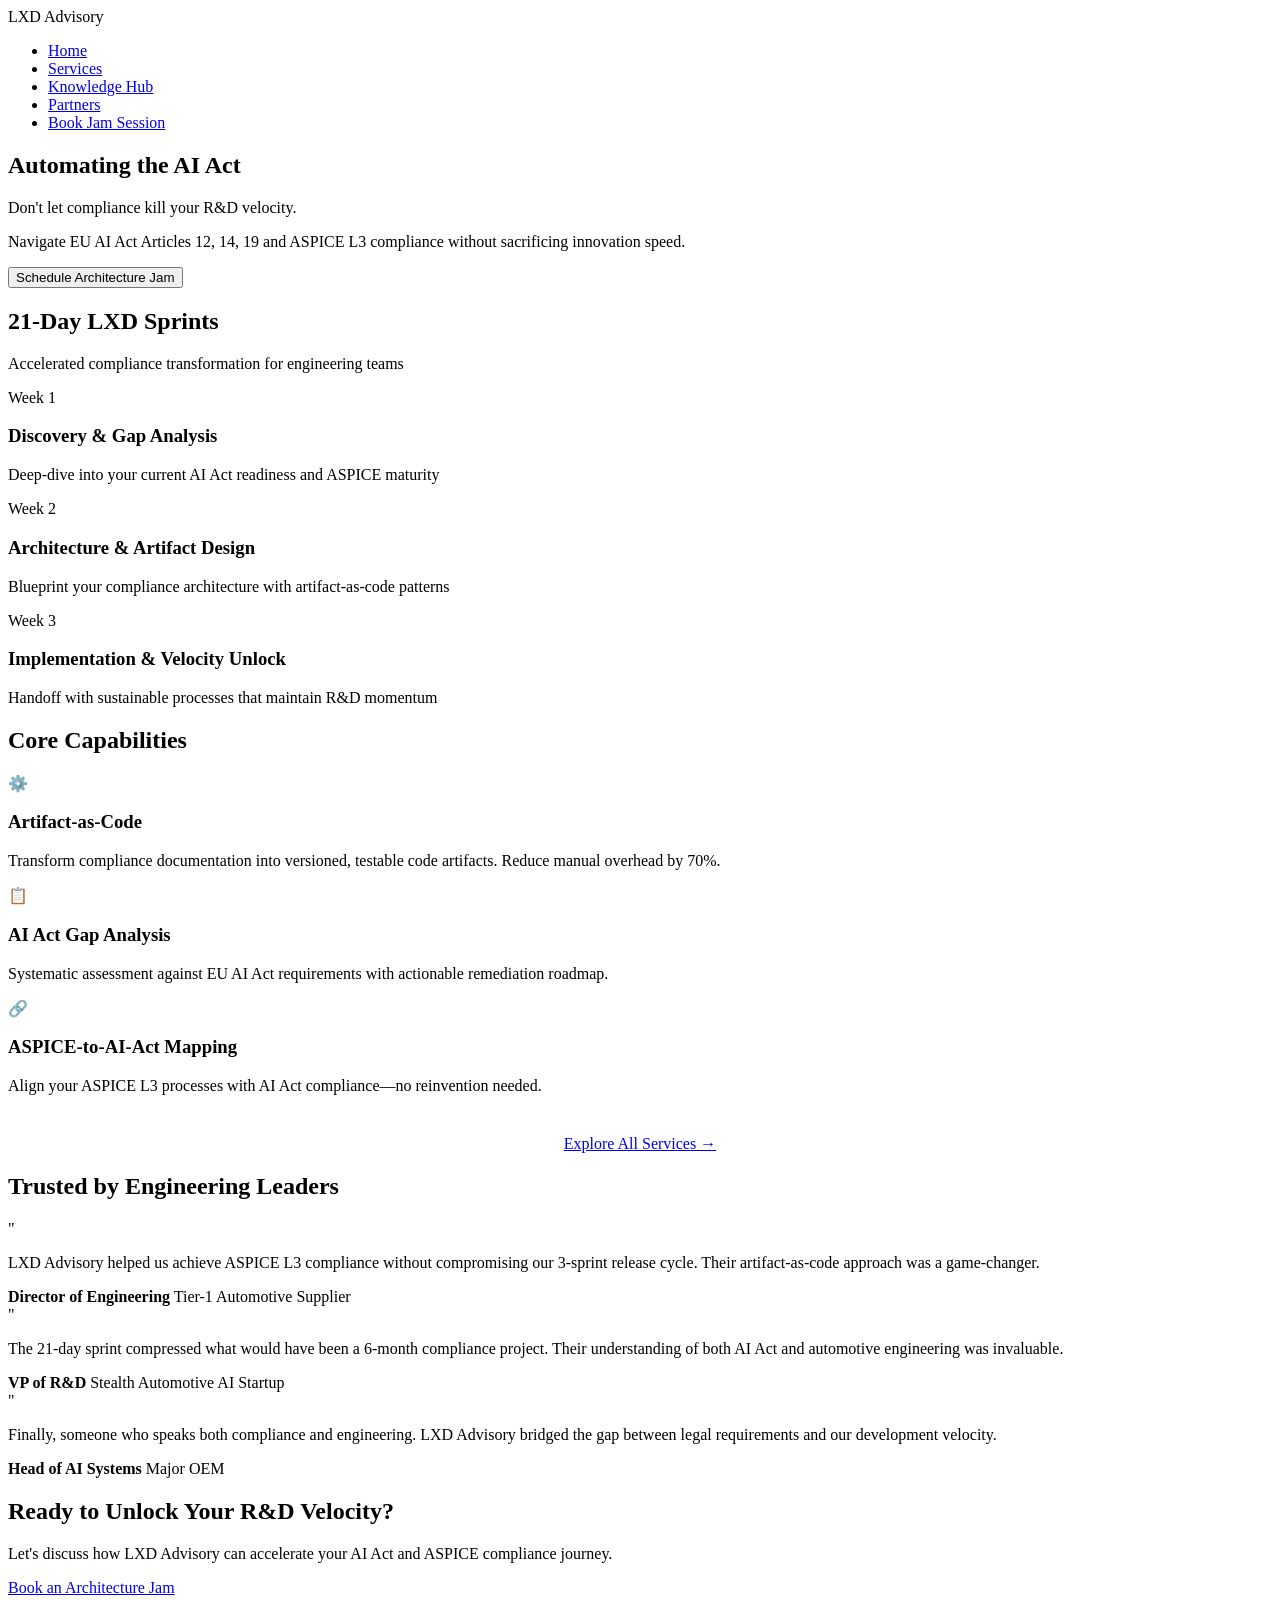
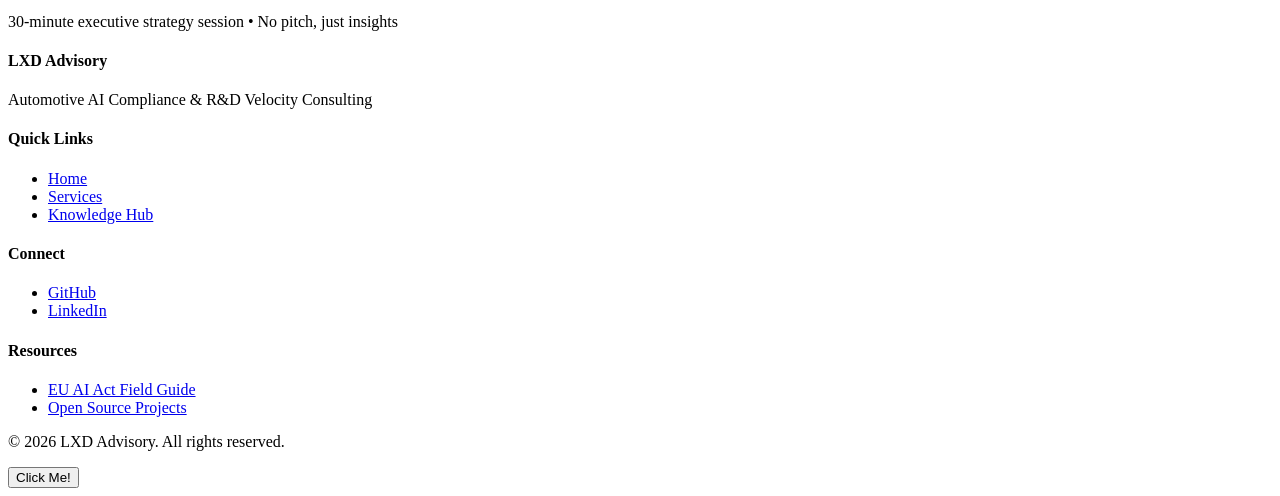
<file: web.html>
<!DOCTYPE html>
<html lang="en">
<head>
    <meta charset="UTF-8">
    <meta name="viewport" content="width=device-width, initial-scale=1.0">
    <title>LXD Advisory | Automotive AI Compliance & R&D Velocity</title>
    <link rel="stylesheet" href="styles.css">
    <link rel="stylesheet" href="https://cdnjs.cloudflare.com/ajax/libs/font-awesome/6.4.0/css/all.min.css">
</head>
<body>
    <!-- Navigation -->
    <nav class="navbar">
        <div class="container">
            <div class="logo">LXD Advisory</div>
            <ul class="nav-links">
                <li><a href="#home">Home</a></li>
                <li><a href="services.html">Services</a></li>
                <li><a href="knowledge-hub.html">Knowledge Hub</a></li>
                <li><a href="#testimonials">Partners</a></li>
                <li><a href="#contact" class="cta-btn">Book Jam Session</a></li>
            </ul>
        </div>
    </nav>

    <!-- Hero Section -->
    <section id="home" class="hero">
        <div class="hero-content">
            <h1>Automating the AI Act</h1>
            <p class="tagline">Don't let compliance kill your R&D velocity.</p>
            <p class="description">Navigate EU AI Act Articles 12, 14, 19 and ASPICE L3 compliance without sacrificing innovation speed.</p>
            <button class="btn btn-primary" onclick="document.getElementById('contact').scrollIntoView({behavior: 'smooth'})">Schedule Architecture Jam</button>
        </div>
        <div class="hero-visual">
            <div class="data-viz">
                <div class="circuit-board"></div>
            </div>
        </div>
    </section>

    <!-- 21-Day LXD Sprints -->
    <section class="sprints">
        <div class="container">
            <h2>21-Day LXD Sprints</h2>
            <p class="section-subtitle">Accelerated compliance transformation for engineering teams</p>
            <div class="sprint-cards">
                <div class="sprint-card">
                    <div class="sprint-number">Week 1</div>
                    <h3>Discovery & Gap Analysis</h3>
                    <p>Deep-dive into your current AI Act readiness and ASPICE maturity</p>
                </div>
                <div class="sprint-card">
                    <div class="sprint-number">Week 2</div>
                    <h3>Architecture & Artifact Design</h3>
                    <p>Blueprint your compliance architecture with artifact-as-code patterns</p>
                </div>
                <div class="sprint-card">
                    <div class="sprint-number">Week 3</div>
                    <h3>Implementation & Velocity Unlock</h3>
                    <p>Handoff with sustainable processes that maintain R&D momentum</p>
                </div>
            </div>
        </div>
    </section>

    <!-- Services Preview -->
    <section class="services-preview">
        <div class="container">
            <h2>Core Capabilities</h2>
            <div class="services-grid">
                <div class="service-card">
                    <div class="service-icon">⚙️</div>
                    <h3>Artifact-as-Code</h3>
                    <p>Transform compliance documentation into versioned, testable code artifacts. Reduce manual overhead by 70%.</p>
                </div>
                <div class="service-card">
                    <div class="service-icon">📋</div>
                    <h3>AI Act Gap Analysis</h3>
                    <p>Systematic assessment against EU AI Act requirements with actionable remediation roadmap.</p>
                </div>
                <div class="service-card">
                    <div class="service-icon">🔗</div>
                    <h3>ASPICE-to-AI-Act Mapping</h3>
                    <p>Align your ASPICE L3 processes with AI Act compliance—no reinvention needed.</p>
                </div>
            </div>
            <div style="text-align: center; margin-top: 40px;">
                <a href="services.html" class="btn btn-secondary">Explore All Services →</a>
            </div>
        </div>
    </section>

    <!-- Testimonials & Partners -->
    <section id="testimonials" class="testimonials">
        <div class="container">
            <h2>Trusted by Engineering Leaders</h2>
            <div class="testimonials-grid">
                <div class="testimonial-card">
                    <div class="quote-mark">"</div>
                    <p>LXD Advisory helped us achieve ASPICE L3 compliance without compromising our 3-sprint release cycle. Their artifact-as-code approach was a game-changer.</p>
                    <div class="testimonial-author">
                        <strong>Director of Engineering</strong>
                        <span>Tier-1 Automotive Supplier</span>
                    </div>
                </div>
                <div class="testimonial-card">
                    <div class="quote-mark">"</div>
                    <p>The 21-day sprint compressed what would have been a 6-month compliance project. Their understanding of both AI Act and automotive engineering was invaluable.</p>
                    <div class="testimonial-author">
                        <strong>VP of R&D</strong>
                        <span>Stealth Automotive AI Startup</span>
                    </div>
                </div>
                <div class="testimonial-card">
                    <div class="quote-mark">"</div>
                    <p>Finally, someone who speaks both compliance and engineering. LXD Advisory bridged the gap between legal requirements and our development velocity.</p>
                    <div class="testimonial-author">
                        <strong>Head of AI Systems</strong>
                        <span>Major OEM</span>
                    </div>
                </div>
            </div>
        </div>
    </section>

    <!-- Contact / CTA -->
    <section id="contact" class="contact">
        <div class="container">
            <h2>Ready to Unlock Your R&D Velocity?</h2>
            <p>Let's discuss how LXD Advisory can accelerate your AI Act and ASPICE compliance journey.</p>
            <a href="https://calendly.com" target="_blank" class="btn btn-primary btn-large">Book an Architecture Jam</a>
            <p class="contact-note">30-minute executive strategy session • No pitch, just insights</p>
        </div>
    </section>

    <!-- Footer -->
    <footer class="footer">
        <div class="container">
            <div class="footer-content">
                <div class="footer-section">
                    <h4>LXD Advisory</h4>
                    <p>Automotive AI Compliance & R&D Velocity Consulting</p>
                </div>
                <div class="footer-section">
                    <h4>Quick Links</h4>
                    <ul>
                        <li><a href="#home">Home</a></li>
                        <li><a href="services.html">Services</a></li>
                        <li><a href="knowledge-hub.html">Knowledge Hub</a></li>
                    </ul>
                </div>
                <div class="footer-section">
                    <h4>Connect</h4>
                    <ul>
                        <li><a href="https://github.com/Keithan-C">GitHub</a></li>
                        <li><a href="https://linkedin.com">LinkedIn</a></li>
                    </ul>
                </div>
                <div class="footer-section">
                    <h4>Resources</h4>
                    <ul>
                        <li><a href="knowledge-hub.html">EU AI Act Field Guide</a></li>
                        <li><a href="https://github.com">Open Source Projects</a></li>
                    </ul>
                </div>
            </div>
            <div class="footer-bottom">
                <p>&copy; 2026 LXD Advisory. All rights reserved.</p>
            </div>
        </div>
    </footer>

    <script src="script.js"></script>
</body>
</html>
</file>
<file: styles.css>
/* ── LXD PROGRAMMES SECTION ── */
.lxd-prg{--bg:#0F1117;--surface:#161B26;--surface-h:#1C2336;--ink:#F0F2F8;--ink-mid:#C8CEDE;--muted:#7A8299;--rule:#252D3F;--green:#22C55E;--green-dim:rgba(34,197,94,0.12);--green-glow:rgba(34,197,94,0.06);--blue:#3B82F6;--blue-dim:rgba(59,130,246,0.12);--blue-glow:rgba(59,130,246,0.06);--purple:#A78BFA;--purple-dim:rgba(167,139,250,0.12);--purple-glow:rgba(167,139,250,0.06);--amber:#F59E0B;--amber-dim:rgba(245,158,11,0.15);}
.lxd-prg{background:var(--bg);padding:96px 0 80px;border-top:1px solid var(--rule);position:relative;overflow:hidden;}
.lxd-prg::before{content:'';position:absolute;inset:0;background-image:linear-gradient(var(--rule) 1px,transparent 1px),linear-gradient(90deg,var(--rule) 1px,transparent 1px);background-size:48px 48px;opacity:0.3;pointer-events:none;}
.lxd-prg-inner{max-width:1080px;margin:0 auto;padding:0 32px;position:relative;z-index:1;}
.lxd-prg-head{margin-bottom:56px;}
.lxd-prg-kicker{font-family:'SF Mono','Fira Code','Cascadia Code',monospace;font-size:11px;font-weight:500;letter-spacing:0.12em;text-transform:uppercase;color:var(--muted);margin-bottom:14px;display:flex;align-items:center;gap:10px;}
.lxd-prg-kicker::before{content:'//';color:var(--blue);font-size:14px;}
.lxd-prg-h2{font-size:clamp(28px,4vw,44px);font-weight:700;letter-spacing:-0.03em;color:var(--ink);line-height:1.1;margin-bottom:14px;}
.lxd-prg-h2 span{color:var(--blue);}
.lxd-prg-sub{font-size:15px;color:var(--muted);line-height:1.7;max-width:540px;}
.lxd-prg-grid{display:grid;grid-template-columns:repeat(3,1fr);gap:14px;margin-bottom:20px;}
.lxd-card{background:var(--surface);border:1px solid var(--rule);border-radius:12px;overflow:hidden;display:flex;flex-direction:column;text-decoration:none;color:inherit;transition:border-color 0.2s,background 0.2s,transform 0.2s,box-shadow 0.2s;position:relative;}
.lxd-card::after{content:'';position:absolute;inset:0;border-radius:12px;opacity:0;transition:opacity 0.2s;pointer-events:none;}
.lxd-card--green::after{background:var(--green-glow);}
.lxd-card--blue::after{background:var(--blue-glow);}
.lxd-card--purple::after{background:var(--purple-glow);}
.lxd-card:hover{transform:translateY(-3px);box-shadow:0 12px 40px rgba(0,0,0,0.4);}
.lxd-card--green:hover{border-color:var(--green);}
.lxd-card--blue:hover{border-color:var(--blue);}
.lxd-card--purple:hover{border-color:var(--purple);}
.lxd-card:hover::after{opacity:1;}
.lxd-card-terminal{padding:10px 14px;border-bottom:1px solid var(--rule);display:flex;align-items:center;gap:10px;background:rgba(0,0,0,0.2);position:relative;z-index:1;}
.lxd-terminal-dots{display:flex;gap:5px;flex-shrink:0;}
.lxd-dot{width:10px;height:10px;border-radius:50%;background:var(--rule);}
.lxd-card--green .lxd-dot:first-child{background:var(--green);}
.lxd-card--blue .lxd-dot:first-child{background:var(--blue);}
.lxd-card--purple .lxd-dot:first-child{background:var(--purple);}
.lxd-terminal-title{font-family:'SF Mono','Fira Code','Cascadia Code',monospace;font-size:11px;color:var(--muted);flex:1;}
.lxd-card--green .lxd-terminal-title{color:var(--green);}
.lxd-card--blue .lxd-terminal-title{color:var(--blue);}
.lxd-card--purple .lxd-terminal-title{color:var(--purple);}
.lxd-terminal-tag{font-family:'SF Mono','Fira Code','Cascadia Code',monospace;font-size:10px;color:var(--muted);background:var(--rule);padding:2px 7px;border-radius:3px;}
.lxd-card-body{padding:22px;flex:1;display:flex;flex-direction:column;position:relative;z-index:1;}
.lxd-card-audience{font-size:11px;font-weight:600;letter-spacing:0.08em;text-transform:uppercase;padding:4px 10px;border-radius:4px;display:inline-block;margin-bottom:14px;align-self:flex-start;}
.lxd-card--green .lxd-card-audience{background:var(--green-dim);color:var(--green);}
.lxd-card--blue .lxd-card-audience{background:var(--blue-dim);color:var(--blue);}
.lxd-card--purple .lxd-card-audience{background:var(--purple-dim);color:var(--purple);}
.lxd-card-title{font-size:20px;font-weight:700;color:var(--ink);letter-spacing:-0.02em;line-height:1.2;margin-bottom:10px;}
.lxd-card-desc{font-size:13px;color:var(--muted);line-height:1.65;margin-bottom:20px;flex:1;}
.lxd-outputs{display:flex;flex-direction:column;gap:8px;margin-bottom:20px;}
.lxd-output{display:flex;align-items:flex-start;gap:9px;font-size:12px;color:var(--ink-mid);line-height:1.5;}
.lxd-output-num{font-family:'SF Mono','Fira Code',monospace;font-size:10px;font-weight:700;width:20px;height:20px;border-radius:4px;display:flex;align-items:center;justify-content:center;flex-shrink:0;margin-top:1px;}
.lxd-card--green .lxd-output-num{background:var(--green-dim);color:var(--green);}
.lxd-card--blue .lxd-output-num{background:var(--blue-dim);color:var(--blue);}
.lxd-card--purple .lxd-output-num{background:var(--purple-dim);color:var(--purple);}
.lxd-card-foot{padding:14px 22px;border-top:1px solid var(--rule);display:flex;justify-content:space-between;align-items:center;background:rgba(0,0,0,0.15);position:relative;z-index:1;}
.lxd-price-label{font-family:'SF Mono','Fira Code',monospace;font-size:10px;color:var(--muted);margin-bottom:2px;letter-spacing:0.06em;}
.lxd-price-amount{font-size:18px;font-weight:700;letter-spacing:-0.02em;}
.lxd-card--green .lxd-price-amount{color:var(--green);}
.lxd-card--blue .lxd-price-amount{color:var(--blue);}
.lxd-card--purple .lxd-price-amount{color:var(--purple);}
.lxd-enquire{font-size:12px;font-weight:600;padding:8px 16px;border-radius:7px;border:1px solid var(--rule);color:var(--ink);background:transparent;text-decoration:none;transition:all 0.15s;white-space:nowrap;}
.lxd-card--green .lxd-enquire:hover{border-color:var(--green);color:var(--green);}
.lxd-card--blue .lxd-enquire:hover{border-color:var(--blue);color:var(--blue);}
.lxd-card--purple .lxd-enquire:hover{border-color:var(--purple);color:var(--purple);}
.lxd-pilot{background:var(--amber-dim);border:1px solid rgba(245,158,11,0.3);border-radius:12px;padding:24px 28px;display:grid;grid-template-columns:auto 1fr auto;gap:20px;align-items:center;margin-bottom:14px;position:relative;z-index:1;}
.lxd-pilot-icon{font-size:28px;flex-shrink:0;}
.lxd-pilot-label{font-family:'SF Mono','Fira Code',monospace;font-size:10px;color:var(--amber);letter-spacing:0.12em;text-transform:uppercase;margin-bottom:4px;}
.lxd-pilot-title{font-size:15px;font-weight:700;color:var(--ink);margin-bottom:3px;letter-spacing:-0.01em;}
.lxd-pilot-text{font-size:13px;color:var(--muted);line-height:1.55;}
.lxd-pilot-text strong{color:var(--ink-mid);font-weight:600;}
.lxd-pilot-btn{font-size:13px;font-weight:700;color:#0A0E17;background:var(--amber);padding:11px 22px;border-radius:8px;text-decoration:none;white-space:nowrap;transition:background 0.15s;flex-shrink:0;}
.lxd-pilot-btn:hover{background:#D97706;}
.lxd-diag{background:var(--surface);border:1px solid var(--rule);border-radius:12px;padding:22px 28px;display:grid;grid-template-columns:1fr auto;gap:24px;align-items:center;position:relative;z-index:1;}
.lxd-diag-label{font-family:'SF Mono','Fira Code',monospace;font-size:10px;color:var(--green);letter-spacing:0.1em;text-transform:uppercase;margin-bottom:5px;}
.lxd-diag-title{font-size:16px;font-weight:700;color:var(--ink);margin-bottom:4px;letter-spacing:-0.01em;}
.lxd-diag-text{font-size:13px;color:var(--muted);line-height:1.55;}
.lxd-diag-btn{font-size:13px;font-weight:700;color:#0F1117;background:var(--ink);padding:12px 24px;border-radius:8px;text-decoration:none;white-space:nowrap;transition:background 0.15s;flex-shrink:0;}
.lxd-diag-btn:hover{background:#fff;}
@media(max-width:860px){.lxd-prg-grid{grid-template-columns:1fr 1fr;}.lxd-card:last-child{grid-column:1/-1;}}
@media(max-width:600px){.lxd-prg{padding:64px 0 56px;}.lxd-prg-inner{padding:0 20px;}.lxd-prg-grid{grid-template-columns:1fr;}.lxd-card:last-child{grid-column:auto;}.lxd-pilot{grid-template-columns:1fr;gap:14px;}.lxd-pilot-icon{display:none;}.lxd-diag{grid-template-columns:1fr;gap:16px;}}
@media(prefers-reduced-motion:reduce){.lxd-card{transition:none;}.lxd-card::after{transition:none;}}
</file>
